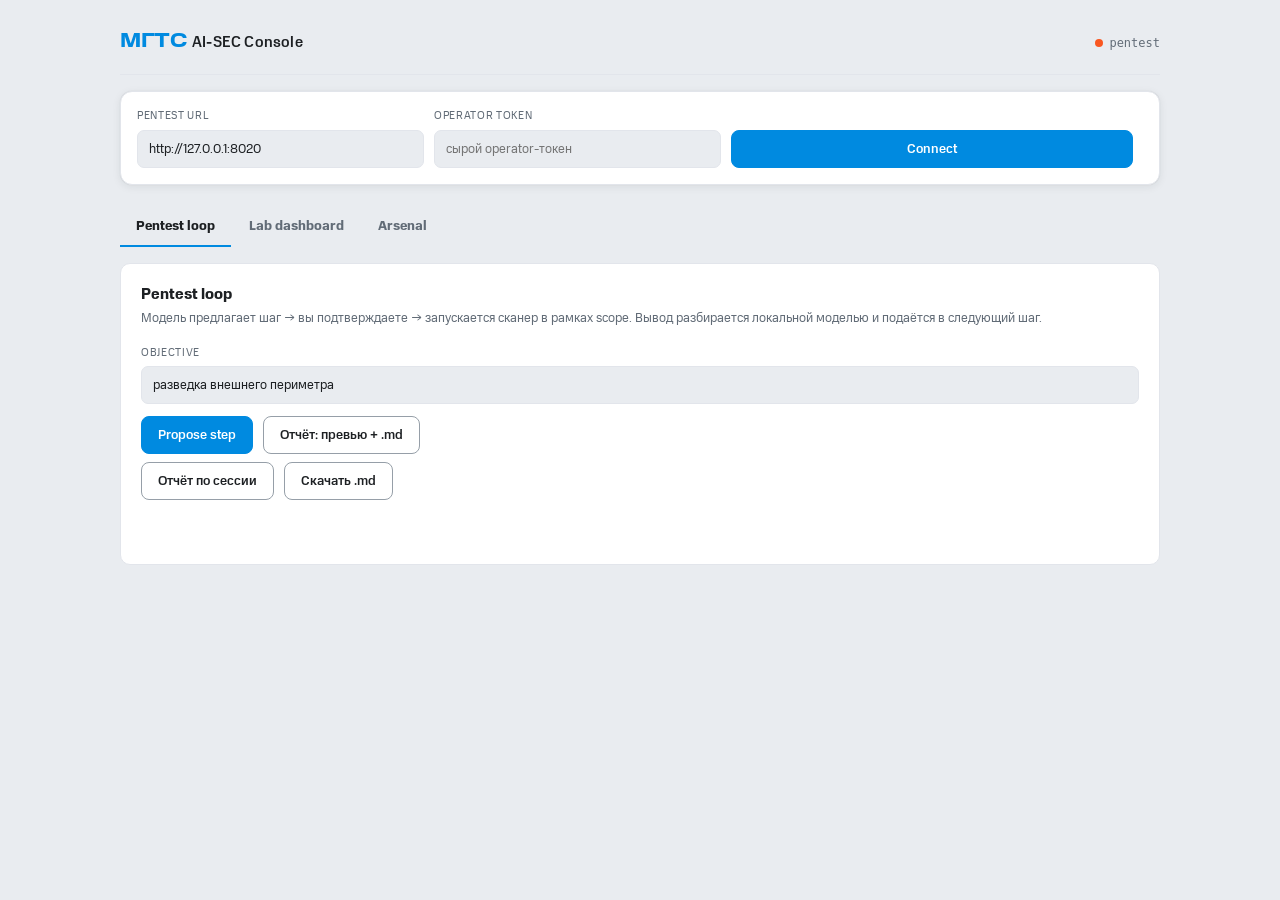
<file: webui/index.html>
<!doctype html>
<html lang="ru">
<head>
<meta charset="utf-8">
<meta name="viewport" content="width=device-width, initial-scale=1">
<title>МГТС · AI-SEC Console</title>
<link rel="stylesheet" href="mgts/styles.css">
<style>
  /* Токены МГТС встроены инлайн, чтобы интерфейс отображался корректно даже без
     загрузки внешнего mgts/styles.css. Внешний файл подключает шрифты MTS и
     остаётся источником истины при отдаче через сервер. Светлая тема, бренд #008ae0. */
  :root{
    --mgts-blue-500:#008ae0; --mgts-blue-600:#0072bd; --mgts-blue-700:#005c99; --mgts-blue-50:#e6f4fc;
    --granat-green:#26cd58; --granat-yellow:#fac031; --granat-orange:#f95721;
    --color-background-primary:#ffffff; --color-background-secondary:#f2f3f7;
    --color-background-lower:#e9ecf0; --color-background-inverted:#1d2023;
    --color-text-primary:#1d2023; --color-text-secondary:#626c77; --color-text-tertiary:#969fa8;
    --color-text-inverted:#fafafa;
    --color-brand:#008ae0; --color-brand-hover:#0072bd; --color-brand-active:#005c99;
    --color-brand-subtle:#e6f4fc;
    --color-line:#e2e5eb; --color-control-stroke:#969fa8; --color-control-stroke-hover:#626c77;
    --color-accent-brand-bg:#e6f4fc; --color-accent-positive-bg:#e3f9ea;
    --color-accent-warning-bg:#fff4d6; --color-accent-negative-bg:#ffe5dc;
    --font-wide:'MTS Wide','Segoe UI',system-ui,sans-serif;
    --font-compact:'MTS Compact','Segoe UI',system-ui,sans-serif;
    --radius-s:8px; --radius-m:12px; --shadow-low:0 2px 8px rgba(29,32,35,.08),0 0 1px rgba(29,32,35,.12);
    --duration-fast:120ms; --ease-standard:cubic-bezier(.4,0,.2,1);
  }
  /* Внутренние переменные консоли -> семантические токены МГТС. Severity — без MTS-красного. */
  :root{
    --ink:var(--color-background-lower); --panel:var(--color-background-primary);
    --panel-2:var(--color-background-secondary); --line:var(--color-line);
    --text:var(--color-text-primary); --muted:var(--color-text-secondary);
    --accent:var(--color-brand); --accent-dim:var(--color-brand);
    --focus:var(--color-brand-hover);
    --sev-info:var(--mgts-blue-500); --sev-low:var(--granat-green); --sev-medium:var(--granat-yellow);
    --sev-high:var(--granat-orange); --sev-critical:#c0371a;
    --ok:var(--granat-green); --bad:var(--granat-orange);
    --mono:ui-monospace,"SF Mono",Menlo,Consolas,monospace;
    --sans:var(--font-compact);
    --radius-card:var(--radius-m);
  }
  *{box-sizing:border-box}
  body{margin:0;background:var(--ink);color:var(--text);font-family:var(--sans);
       font-size:14px;line-height:1.5;-webkit-font-smoothing:antialiased}
  a{color:var(--accent)}
  .wrap{max-width:1080px;margin:0 auto;padding:0 20px 80px}

  header{display:flex;align-items:baseline;gap:14px;padding:26px 0 18px;
         border-bottom:1px solid var(--line)}
  header .mark{font-family:var(--font-wide);font-weight:700;letter-spacing:.01em;
               font-size:20px;color:var(--accent)}
  header .mark b{color:var(--text)}
  header .sub{color:var(--muted);font-size:12px;font-family:var(--mono)}
  header .spacer{flex:1}
  .env-dot{width:8px;height:8px;border-radius:50%;background:var(--muted);
           display:inline-block;margin-right:6px}
  .env-dot.up{background:var(--ok)} .env-dot.down{background:var(--bad)}

  /* settings bar */
  .settings{display:grid;grid-template-columns:1fr 1fr 1.4fr auto;gap:10px;
            padding:16px;margin-top:16px;background:var(--panel);
            border:1px solid var(--line);border-radius:var(--radius-card);box-shadow:var(--shadow-low)}
  .settings label{display:block;font-size:11px;color:var(--muted);
                  text-transform:uppercase;letter-spacing:.06em;margin-bottom:5px}
  input,select,textarea{width:100%;background:var(--ink);color:var(--text);
     border:1px solid var(--line);border-radius:7px;padding:9px 11px;
     font-family:var(--sans);font-size:13px}
  textarea{font-family:var(--mono);font-size:12.5px;resize:vertical;min-height:110px}
  input:focus,select:focus,textarea:focus{outline:none;border-color:var(--focus);
     box-shadow:0 0 0 3px var(--color-brand-subtle)}

  button{font-family:var(--sans);font-size:13px;font-weight:500;cursor:pointer;
     border:1px solid var(--color-brand);background:var(--color-brand);color:#fff;
     border-radius:var(--radius-s);padding:9px 16px;transition:background var(--duration-fast) var(--ease-standard)}
  button:hover{background:var(--color-brand-hover);border-color:var(--color-brand-hover)}
  button:disabled{opacity:.4;cursor:not-allowed}
  button.ghost{background:transparent;color:var(--text);border-color:var(--color-control-stroke)}
  button.ghost:hover{background:var(--color-background-secondary);border-color:var(--color-control-stroke-hover)}
  button.danger{background:transparent;color:var(--bad);border-color:var(--bad)}
  .btn-row{display:flex;gap:10px;flex-wrap:wrap;align-items:center}

  /* tabs */
  nav.tabs{display:flex;gap:2px;margin:22px 0 0}
  nav.tabs button{background:transparent;border:none;border-bottom:2px solid transparent;
     color:var(--muted);border-radius:0;padding:10px 16px;font-weight:600}
  nav.tabs button.active{color:var(--text);border-bottom-color:var(--accent)}

  .panel{background:var(--panel);border:1px solid var(--line);border-radius:10px;
         padding:20px;margin-top:16px}
  .panel h2{margin:0 0 4px;font-size:15px}
  .panel .hint{color:var(--muted);font-size:12.5px;margin:0 0 16px}
  .grid2{display:grid;grid-template-columns:1fr 1fr;gap:12px}
  .field{margin-bottom:12px}
  .field label{display:block;font-size:11px;color:var(--muted);
    text-transform:uppercase;letter-spacing:.06em;margin-bottom:5px}
  .row-check{display:flex;align-items:center;gap:8px;color:var(--muted);font-size:13px}
  .row-check input{width:auto}

  /* output */
  .out{margin-top:18px}
  .badge{display:inline-block;font-family:var(--mono);font-size:11px;font-weight:600;
     padding:3px 9px;border-radius:999px;letter-spacing:.03em}
  .sev-info{background:var(--color-accent-brand-bg);color:var(--sev-info);border:1px solid var(--sev-info)}
  .sev-low{background:var(--color-accent-positive-bg);color:var(--sev-low);border:1px solid var(--sev-low)}
  .sev-medium{background:var(--color-accent-warning-bg);color:var(--sev-medium);border:1px solid var(--sev-medium)}
  .sev-high{background:var(--color-accent-negative-bg);color:var(--sev-high);border:1px solid var(--sev-high)}
  .sev-critical{background:var(--color-accent-negative-bg);color:var(--sev-critical);border:1px solid var(--sev-critical)}
  .chip{display:inline-block;font-family:var(--mono);font-size:11px;color:var(--muted);
     border:1px solid var(--line);border-radius:5px;padding:2px 7px;margin:2px 4px 2px 0}
  .card{background:var(--panel-2);border:1px solid var(--line);border-radius:9px;
        padding:14px 16px;margin-top:12px}
  .card h3{margin:0 0 6px;font-size:13.5px;display:flex;align-items:center;gap:8px;justify-content:space-between}
  .card ul{margin:6px 0 0;padding-left:18px} .card li{margin:2px 0}
  .kv{color:var(--muted);font-size:12px} .kv b{color:var(--text);font-weight:600}
  pre{background:var(--color-background-inverted);border:1px solid var(--line);border-radius:var(--radius-s);
      padding:12px 14px;overflow:auto;font-family:var(--mono);font-size:12px;
      color:var(--color-text-inverted);max-height:340px;margin:8px 0 0}
  .scope-ok{color:var(--ok)} .scope-bad{color:var(--bad)}
  .status{font-family:var(--mono);font-size:12px;color:var(--muted);margin-top:10px;min-height:16px}
  .status.err{color:var(--bad)} .status.busy{color:var(--accent)}
  .divider{height:1px;background:var(--line);margin:18px 0}
  .step-meta{font-family:var(--mono);font-size:12px;color:var(--muted);margin:2px 0}
  /* lab dashboard */
  .tgt{display:flex;align-items:center;gap:12px;padding:11px 14px;margin-top:10px;
       background:var(--panel-2);border:1px solid var(--line);border-radius:9px}
  .tgt .dot{width:9px;height:9px;border-radius:50%;flex:none;background:var(--muted)}
  .tgt .dot.up{background:var(--ok)} .tgt .dot.down{background:var(--bad)}
  .tgt .meta{flex:1;min-width:0}
  .tgt .name{font-weight:600;font-size:13.5px}
  .tgt .desc{color:var(--muted);font-size:12px;margin-top:2px}
  .tgt .addr{font-family:var(--mono);font-size:11px;color:var(--muted)}
  .tgt a.open{font-size:12px;padding:6px 12px;border:1px solid var(--line);
     border-radius:6px;color:var(--text);text-decoration:none;white-space:nowrap}
  .tgt a.open:hover{border-color:var(--focus)}
  .kind{font-family:var(--mono);font-size:10px;text-transform:uppercase;
     letter-spacing:.05em;color:var(--accent);border:1px solid var(--accent-dim);
     border-radius:4px;padding:1px 6px;margin-left:6px}
  .aud{font-family:var(--mono);font-size:11.5px;border-bottom:1px solid var(--line);
       padding:6px 0;display:grid;grid-template-columns:130px 150px 1fr auto;gap:10px}
  .aud .r-done{color:var(--ok)} .aud .r-blocked,.aud .r-rejected{color:var(--bad)}
  .aud .r-running,.aud .r-awaiting_approval{color:var(--medium)}
  .aud-wrap{margin-top:8px;max-height:280px;overflow:auto}
  /* arsenal */
  .tool-card{background:var(--panel-2);border:1px solid var(--line);border-radius:9px;
     padding:12px 14px;margin-top:10px}
  .tool-card.hide{display:none}
  .tool-head{display:flex;align-items:center;gap:8px;flex-wrap:wrap}
  .tool-head .tn{font-family:var(--mono);font-weight:600;font-size:13px}
  .tool-desc{color:var(--muted);font-size:12px;margin:6px 0 8px}
  .tool-run{display:flex;gap:8px;flex-wrap:wrap;align-items:center}
  .tool-run input,.tool-run select{padding:7px 9px;font-size:12.5px}
  .tool-run input.tgt{flex:1;min-width:180px}
  .tool-run input.prt{width:120px}
  .badge.int-passive{background:var(--color-accent-brand-bg);color:var(--sev-info);border:1px solid var(--sev-info)}
  .badge.int-safe-active{background:var(--color-accent-positive-bg);color:var(--sev-low);border:1px solid var(--sev-low)}
  .badge.int-full{background:var(--color-accent-negative-bg);color:var(--sev-high);border:1px solid var(--sev-high)}
  nav.tabs button.af{border-bottom:none}
  .tgt-wrap{margin-top:10px}
  .tgt-wrap .tgt{margin-top:0}
  details.learn{background:var(--panel-2);border:1px solid var(--line);border-top:none;
     border-radius:0 0 9px 9px;padding:8px 14px 10px;margin-top:-1px}
  details.learn>summary{cursor:pointer;font-size:12px;color:var(--accent);padding:2px 0}
  details.learn ul{margin:6px 0;padding-left:18px;font-size:12.5px}
  details.sol{margin-top:6px} details.sol>summary{cursor:pointer;font-size:12px;color:var(--sev-medium)}
  details.sol .kv{margin-top:6px;padding:8px 10px;background:var(--ink);border:1px solid var(--line);border-radius:6px}
  @media(max-width:760px){.settings,.grid2{grid-template-columns:1fr}
     .aud{grid-template-columns:1fr}}
</style>
</head>
<body>
<div class="wrap">
  <header>
    <span class="mark">МГТС <b style="color:var(--color-text-primary);font-family:var(--font-compact);font-weight:500;font-size:15px">AI-SEC Console</b></span>
    <span class="spacer"></span>
    <span class="sub"><span id="pentDot" class="env-dot"></span>pentest</span>
  </header>

  <!-- connection settings -->
  <div class="settings">
    <div>
      <label>Pentest URL</label>
      <input id="pentUrl" value="http://127.0.0.1:8020">
    </div>
    <div>
      <label>Operator token</label>
      <input id="token" type="password" placeholder="сырой operator-токен">
    </div>
    <div style="display:flex;align-items:end">
      <button id="saveBtn" style="width:100%">Connect</button>
    </div>
  </div>

  <nav class="tabs">
    <button id="tabPent" class="active" onclick="showTab('pent')">Pentest loop</button>
    <button id="tabLab" onclick="showTab('lab')">Lab dashboard</button>
    <button id="tabArsenal" onclick="showTab('arsenal')">Arsenal</button>
  </nav>

  <!-- ===== PENTEST ===== -->
  <section id="pent" class="panel">
    <h2>Pentest loop</h2>
    <p class="hint">Модель предлагает шаг → вы подтверждаете → запускается сканер в рамках scope. Вывод разбирается локальной моделью и подаётся в следующий шаг.</p>
    <div class="field"><label>Objective</label>
      <input id="objective" value="разведка внешнего периметра">
    </div>
    <div class="btn-row">
      <button onclick="planStep()">Propose step</button>
      <button class="ghost" onclick="genReport()">Отчёт: превью + .md</button>
      <span class="step-meta" id="sessLbl"></span>
    </div>
    <div class="btn-row" style="margin-top:8px">
      <button class="ghost" onclick="fetchReport()">Отчёт по сессии</button>
      <button class="ghost" onclick="downloadReport()">Скачать .md</button>
    </div>
    <div id="pentStatus" class="status"></div>
    <div id="pentOut" class="out"></div>
  </section>

  <!-- ===== LAB DASHBOARD ===== -->
  <section id="lab" class="panel" style="display:none">
    <h2>Lab dashboard</h2>
    <p class="hint">Активный scope, тренировочные мишени и журнал действий. Обновляется автоматически.</p>
    <div class="btn-row">
      <button class="ghost" onclick="loadLab()">Обновить</button>
      <label class="row-check"><input type="checkbox" id="labAuto" checked onchange="toggleAuto()"> авто-обновление (5с)</label>
    </div>

    <div id="scopeBox" class="card" style="margin-top:14px"></div>

    <details id="scopeEditor" class="card" style="margin-top:10px">
      <summary style="cursor:pointer;color:var(--accent);font-weight:600">Изменить scope вручную (нужен admin-токен)</summary>
      <div class="field" style="margin-top:12px"><label>Потолок интенсивности</label>
        <select id="scMaxInt">
          <option value="passive">passive</option>
          <option value="safe-active">safe-active</option>
          <option value="full">full</option>
        </select>
      </div>
      <div class="field"><label>Разрешённые хосты (через запятую или с новой строки)</label>
        <textarea id="scHosts" rows="3" placeholder="juiceshop, dvwa, vulnllm …"></textarea></div>
      <div class="field"><label>Исключения (не трогать никогда)</label>
        <textarea id="scExcl" rows="2" placeholder="пусто или список хостов"></textarea></div>
      <div class="btn-row">
        <button onclick="saveScope()">Сохранить scope</button>
        <span class="kv">Изменения в памяти; перезапуск pentest вернёт scope к engagement.lab.yml.</span>
      </div>
    </details>

    <details id="llmEditor" class="card" style="margin-top:10px">
      <summary style="cursor:pointer;color:var(--accent);font-weight:600">Настройки ИИ: адрес Ollama и модель (нужен admin-токен)</summary>
      <div id="llmState" class="kv" style="margin:10px 0"></div>
      <div class="field"><label>Адрес Ollama (можно другой сервер)</label>
        <input id="llmOllamaUrl" placeholder="http://ollama:11434"></div>
      <div class="field"><label>Локальная модель</label>
        <input id="llmLocalModel" placeholder="qwen2.5:7b"></div>
      <div class="btn-row">
        <button onclick="saveLlm()">Сохранить настройки ИИ</button>
        <span class="kv">Изменения в памяти; перезапуск pentest вернёт к .env.</span>
      </div>
    </details>

    <h3 style="margin:18px 0 0;font-size:13.5px">Тренировочные мишени</h3>

    <details id="targetEditor" class="card" style="margin-top:10px">
      <summary style="cursor:pointer;color:var(--accent);font-weight:600">Изменить адрес мишени (распределённая установка, нужен admin-токен)</summary>
      <p class="kv" style="margin:10px 0">Если мишень поднята на другом хосте — укажите её адрес. Новый host по умолчанию добавляется в scope, иначе скан по нему не пройдёт.</p>
      <div class="field"><label>Мишень</label><select id="teName" onchange="fillTarget()"></select></div>
      <div class="grid2">
        <div class="field"><label>Host / IP (для сканера)</label><input id="teHost" placeholder="192.168.1.50 или juiceshop"></div>
        <div class="field"><label>Port (внутренний)</label><input id="tePort" type="number" placeholder="3000"></div>
      </div>
      <div class="field"><label>URL «Открыть» (для браузера)</label><input id="teUrl" placeholder="http://192.168.1.50:3000"></div>
      <div class="btn-row">
        <label class="row-check"><input type="checkbox" id="teScope" checked> добавить host в scope</label>
        <button onclick="saveTarget()">Сохранить адрес</button>
        <span class="kv">В памяти; перезапуск pentest вернёт к targets.lab.yml.</span>
      </div>
    </details>

    <div id="targetsBox"></div>

    <h3 style="margin:18px 0 0;font-size:13.5px">Журнал действий</h3>
    <div id="auditBox"></div>
    <div id="labStatus" class="status"></div>
  </section>

  <!-- ===== ARSENAL ===== -->
  <section id="arsenal" class="panel" style="display:none">
    <h2>Arsenal</h2>
    <p class="hint">Все инструменты allowlist. Запуск по выбранной цели напрямую — с тем же scope-чеком, потолком интенсивности и аудитом. Оператор выбирает сам (human-in-the-loop).</p>
    <div class="btn-row">
      <span class="step-meta">Фильтр:</span>
      <button class="ghost af active" data-f="all" onclick="filterArsenal('all',this)">все</button>
      <button class="ghost af" data-f="passive" onclick="filterArsenal('passive',this)">passive</button>
      <button class="ghost af" data-f="safe-active" onclick="filterArsenal('safe-active',this)">safe-active</button>
      <button class="ghost af" data-f="full" onclick="filterArsenal('full',this)">full</button>
    </div>
    <div id="arsList"></div>
    <div id="arsStatus" class="status"></div>
    <div id="arsOut" class="out"></div>
  </section>
</div>

<script>
"use strict";
const $ = id => document.getElementById(id);
const cfg = { pent:"", token:"" };

// сессия хранится только на время вкладки браузера
function loadCfg(){
  cfg.pent = sessionStorage.getItem("pentUrl") || $("pentUrl").value;
  cfg.token = sessionStorage.getItem("token") || "";
  $("pentUrl").value = cfg.pent; $("token").value = cfg.token;
}
$("saveBtn").onclick = () => {
  cfg.pent=$("pentUrl").value.trim(); cfg.token=$("token").value.trim();
  sessionStorage.setItem("pentUrl",cfg.pent);
  sessionStorage.setItem("token",cfg.token);
  pingHealth();
};

function showTab(t){
  for(const s of ["pent","lab","arsenal"]) $(s).style.display = (s===t)?"block":"none";
  $("tabPent").classList.toggle("active",t==="pent");
  $("tabLab").classList.toggle("active",t==="lab");
  $("tabArsenal").classList.toggle("active",t==="arsenal");
  if(t==="lab") loadLab();
  if(t==="arsenal") loadArsenal();
}

async function api(base, path, opts){
  const r = await fetch(base+path, {
    ...opts,
    headers:{ "content-type":"application/json", "x-api-key":cfg.token, ...(opts?.headers||{}) }
  });
  const text = await r.text();
  let data; try{ data = JSON.parse(text); }catch{ data = {raw:text}; }
  if(!r.ok){
    const msg = data.detail || data.raw || r.statusText;
    throw new Error(r.status===429 ? "Слишком часто — подождите минуту (429)"
                  : r.status===403 ? ("Отказано: "+msg)
                  : r.status===401 ? "Нужен корректный operator-токен (401)"
                  : (r.status+": "+msg));
  }
  return data;
}

async function pingHealth(){
  const base=cfg.pent||$("pentUrl").value;
  try{ const r = await fetch(base+"/healthz"); $("pentDot").className="env-dot "+(r.ok?"up":"down"); }
  catch{ $("pentDot").className="env-dot down"; }
}

function sevBadge(s){ s=(s||"info").toLowerCase(); return `<span class="badge sev-${s}">${s}</span>`; }
function list(items){ return (items&&items.length)? "<ul>"+items.map(i=>`<li>${esc(i)}</li>`).join("")+"</ul>" : `<span class="kv">—</span>`; }
function esc(s){ return String(s).replace(/[&<>]/g,c=>({"&":"&amp;","<":"&lt;",">":"&gt;"}[c])); }

/* ---------- PENTEST ---------- */
let sessionId=null, lastOutput=null, currentStepId=null;

async function planStep(){
  const st=$("pentStatus"); st.className="status busy"; st.textContent="Модель предлагает следующий шаг…";
  try{
    const d = await api(cfg.pent||$("pentUrl").value, "/v1/plan", {method:"POST", body:JSON.stringify({
      session_id:sessionId, objective:$("objective").value, last_output:lastOutput
    })});
    sessionId=d.session_id; currentStepId=d.step_id;
    $("sessLbl").textContent="session "+sessionId.slice(0,8);
    renderProposal(d);
    st.className="status"; st.textContent=d.scope_ok?"Шаг предложен — подтвердите запуск.":"Шаг вне scope — запуск заблокирован.";
  }catch(e){ st.className="status err"; st.textContent=e.message; }
}

function renderProposal(d){
  const p=d.proposed||{};
  const scopeHtml = d.scope_ok
    ? `<span class="scope-ok">✓ в scope</span>`
    : `<span class="scope-bad">✗ вне scope</span> <span class="kv">${esc((d.problems||[]).join("; "))}</span>`;
  let actions = d.scope_ok
    ? `<div class="btn-row" style="margin-top:12px">
         <button onclick="approve(true)">Approve &amp; run</button>
         <button class="danger" onclick="approve(false)">Reject</button>
       </div>`
    : `<div class="status err" style="margin-top:10px">Подтверждение недоступно: цель не входит в согласованный scope.</div>`;
  $("pentOut").innerHTML = `<div class="card">
      <h3><span>Предложенный шаг</span> <span class="chip">${esc(p.tool||"?")}</span></h3>
      <div class="step-meta">target: <b>${esc(p.target||"—")}</b> · ${scopeHtml}</div>
      <div class="kv" style="margin-top:6px"><b>Зачем:</b> ${esc(p.rationale||"—")}</div>
      <div class="kv"><b>Ожидаем:</b> ${esc(p.expected||"—")}</div>
      ${actions}
    </div>`;
}

async function approve(ok){
  const st=$("pentStatus");
  if(!currentStepId){ st.className="status err"; st.textContent="Нет активного шага."; return; }
  st.className="status busy"; st.textContent= ok?"Запускаю инструмент…":"Отклоняю шаг…";
  try{
    const d = await api(cfg.pent||$("pentUrl").value, "/v1/approve", {method:"POST", body:JSON.stringify({
      step_id:currentStepId, approved:ok
    })});
    if(d.status==="rejected_by_human"){ st.className="status"; st.textContent="Шаг отклонён."; return; }
    renderResult(d);
    st.className="status"; st.textContent="Выполнено. Нажмите Propose step для следующего шага.";
  }catch(e){ st.className="status err"; st.textContent=e.message; }
}

function renderResult(d){
  const tr=d.tool_result||{}, an=d.analysis||{};
  lastOutput = (tr.stdout||"") + "\n" + (tr.stderr||"");   // подаётся в следующий /plan
  const findings=(an.findings||[]).map(f=>`<div class="card">
      <h3><span>${esc(f.title||"finding")}</span> ${sevBadge(f.severity)}</h3>
      <div class="kv"><b>Evidence:</b> ${esc(f.evidence||"—")}</div>
      <div class="kv"><b>Рекомендация:</b> ${esc(f.recommendation||"—")}</div>
    </div>`).join("") || `<div class="kv">Модель не выделила находок.</div>`;
  $("pentOut").insertAdjacentHTML("beforeend", `<div class="divider"></div>
    <div class="kv">rc: <b>${tr.returncode}</b></div>
    <pre>${esc(tr.stdout||"(пусто)")}${tr.stderr?("\n--- stderr ---\n"+esc(tr.stderr)):""}</pre>
    <h3 style="margin:16px 0 0;font-size:13.5px">Разбор</h3>
    ${findings}
    ${an.next_suggestion?`<div class="card"><h3>Что дальше</h3><div class="kv">${esc(an.next_suggestion)}</div></div>`:""}`);
  currentStepId=null;
}

/* ---------- SESSION REPORT ---------- */
async function fetchReport(){
  const st=$("pentStatus");
  if(!sessionId){ st.className="status err"; st.textContent="Сначала выполните хотя бы один шаг."; return; }
  st.className="status busy"; st.textContent="Собираю отчёт…";
  try{
    const r = await api(cfg.pent||$("pentUrl").value, "/v1/report/"+sessionId, {method:"GET"});
    const sev = r.summary_by_severity||{};
    const chips = ["critical","high","medium","low","info"]
      .filter(s=>sev[s]).map(s=>`<span class="badge sev-${s}">${s}: ${sev[s]}</span>`).join(" ");
    const items = (r.findings||[]).map((f,i)=>`<div class="card">
        <h3><span>${i+1}. ${esc(f.title)}</span> ${sevBadge(f.severity)}</h3>
        <div class="kv">${esc(f.target)} · ${esc(f.tool)}${f.mitre?` · ${esc(f.mitre)}`:""}</div>
        <div class="kv" style="margin-top:4px"><b>Evidence:</b> ${esc(f.evidence||"—")}</div>
        <div class="kv"><b>Рекомендация:</b> ${esc(f.recommendation||"—")}</div>
      </div>`).join("") || `<div class="kv">Находок пока нет.</div>`;
    $("pentOut").innerHTML = `<div class="divider"></div>
      <div class="card"><h3><span>Отчёт: ${esc(r.engagement)}</span></h3>
        <div class="kv">шагов: ${r.steps_run} · мишени: ${esc((r.targets||[]).join(", ")||"—")}</div>
        <div style="margin-top:8px">${chips||'<span class="kv">без находок</span>'}</div>
      </div>${items}`;
    st.className="status"; st.textContent="Отчёт собран.";
  }catch(e){ st.className="status err"; st.textContent=e.message; }
}

async function downloadReport(){
  const st=$("pentStatus");
  if(!sessionId){ st.className="status err"; st.textContent="Нет активной сессии."; return; }
  try{
    const r = await api(cfg.pent||$("pentUrl").value, "/v1/report/"+sessionId+"/markdown", {method:"GET"});
    const blob = new Blob([r.markdown], {type:"text/markdown"});
    const a = document.createElement("a");
    a.href = URL.createObjectURL(blob);
    a.download = "report_"+sessionId.slice(0,8)+".md";
    a.click(); URL.revokeObjectURL(a.href);
    st.className="status"; st.textContent="Отчёт скачан.";
  }catch(e){ st.className="status err"; st.textContent=e.message; }
}

/* ---------- SESSION REPORT ---------- */
async function genReport(){
  const st=$("pentStatus");
  if(!sessionId){ st.className="status err"; st.textContent="Сначала запустите хотя бы один шаг."; return; }
  st.className="status busy"; st.textContent="Собираю отчёт по сессии…";
  try{
    const d = await api(cfg.pent||$("pentUrl").value, "/v1/report/"+sessionId+"/markdown", {method:"GET"});
    const md = d.markdown||"";
    // показать превью
    $("pentOut").insertAdjacentHTML("beforeend",
      `<div class="divider"></div><h3 style="font-size:13.5px">Отчёт по сессии</h3><pre>${esc(md)}</pre>`);
    // скачать как .md
    const blob = new Blob([md], {type:"text/markdown"});
    const url = URL.createObjectURL(blob);
    const a = document.createElement("a");
    a.href=url; a.download="report_"+sessionId.slice(0,8)+".md"; a.click();
    URL.revokeObjectURL(url);
    st.className="status"; st.textContent="Отчёт сформирован и скачан.";
  }catch(e){ st.className="status err"; st.textContent=e.message; }
}

/* ---------- LAB DASHBOARD ---------- */
let labTimer=null;

function toggleAuto(){
  if($("labAuto").checked){ labTimer=setInterval(loadLab, 5000); }
  else if(labTimer){ clearInterval(labTimer); labTimer=null; }
}

async function loadLab(){
  const base = cfg.pent||$("pentUrl").value;
  const st=$("labStatus");
  try{
    const [scope, tg, audit] = await Promise.all([
      api(base,"/v1/scope",{method:"GET"}),
      api(base,"/v1/lab/targets",{method:"GET"}),
      api(base,"/v1/audit?limit=40",{method:"GET"}),
    ]);
    renderScope(scope); renderTargets(tg.targets||[]); renderAudit(audit.records||[]);
    loadLlm();
    st.className="status"; st.textContent="Обновлено "+new Date().toLocaleTimeString();
  }catch(e){ st.className="status err"; st.textContent=e.message; }
}

function renderScope(s){
  const hosts=(s.allowed_hosts||[]).map(h=>`<span class="chip">${esc(h)}</span>`).join("")||"—";
  const excl=(s.excluded||[]).map(h=>`<span class="chip">${esc(h)}</span>`).join("")||"—";
  $("scopeBox").innerHTML=`<h3><span>Scope: ${esc(s.engagement_id)}</span>
      <span class="badge sev-medium">intensity: ${esc(s.max_intensity)}</span></h3>
    <div class="kv" style="margin-top:6px"><b>Разрешено:</b> ${hosts}</div>
    <div class="kv" style="margin-top:4px"><b>Исключено:</b> ${excl}</div>`;
  // Заполняем редактор текущими значениями, но НЕ затираем, пока оператор правит
  // (панель авто-обновляется каждые 5с — иначе поля сбрасывались бы на лету).
  const ed=$("scopeEditor");
  if(ed && !ed.open){
    $("scMaxInt").value=s.max_intensity||"safe-active";
    $("scHosts").value=(s.allowed_hosts||[]).join(", ");
    $("scExcl").value=(s.excluded||[]).join(", ");
  }
}

async function saveScope(){
  const st=$("labStatus"); st.className="status busy"; st.textContent="Сохраняю scope…";
  const parse = v => v.split(/[\s,]+/).map(x=>x.trim()).filter(Boolean);
  try{
    const body={ max_intensity:$("scMaxInt").value,
                 allowed_hosts:parse($("scHosts").value),
                 excluded:parse($("scExcl").value) };
    const r=await api(cfg.pent||$("pentUrl").value, "/v1/scope", {method:"PUT", body:JSON.stringify(body)});
    st.className="status"; st.textContent="Scope обновлён (в памяти). "+(r.note||"");
    $("scopeEditor").open=false;
    loadLab();
  }catch(e){ st.className="status err"; st.textContent=e.message; }
}

/* ---------- LLM / модель ---------- */
async function loadLlm(){
  try{
    const d=await api(cfg.pent||$("pentUrl").value, "/v1/llm/config", {method:"GET"});
    $("llmState").innerHTML=`Ollama: <b>${esc(d.ollama_url||"—")}</b> · модель: <b>${esc(d.local_model||"—")}</b>`;
    const ed=$("llmEditor");
    if(ed && !ed.open){
      $("llmOllamaUrl").value=d.ollama_url||"";
      $("llmLocalModel").value=d.local_model||"";
    }
  }catch(e){ $("llmState").textContent="Настройки ИИ недоступны: "+e.message; }
}

async function saveLlm(){
  const st=$("labStatus"); st.className="status busy"; st.textContent="Сохраняю настройки ИИ…";
  try{
    const body={ ollama_url:$("llmOllamaUrl").value.trim(),
                 local_model:$("llmLocalModel").value.trim() };
    const r=await api(cfg.pent||$("pentUrl").value, "/v1/llm/config", {method:"PUT", body:JSON.stringify(body)});
    st.className="status"; st.textContent="Настройки ИИ обновлены (в памяти). "+(r.note||"");
    $("llmEditor").open=false; loadLlm();
  }catch(e){ st.className="status err"; st.textContent=e.message; }
}

let LAB_TARGETS=[];
function fillTarget(){
  const t=LAB_TARGETS.find(x=>x.name===$("teName").value);
  if(!t) return;
  $("teHost").value=t.host||""; $("tePort").value=t.port||""; $("teUrl").value=t.url||"";
}
async function saveTarget(){
  const st=$("labStatus"); st.className="status busy"; st.textContent="Сохраняю адрес мишени…";
  const name=$("teName").value;
  const body={ host:$("teHost").value.trim(), url:$("teUrl").value.trim(),
               add_to_scope:$("teScope").checked };
  const port=parseInt($("tePort").value); if(!isNaN(port)) body.port=port;
  try{
    const r=await api(cfg.pent||$("pentUrl").value, "/v1/lab/targets/"+encodeURIComponent(name), {method:"PUT", body:JSON.stringify(body)});
    st.className="status"; st.textContent="Адрес мишени обновлён. "+(r.note||"");
    $("targetEditor").open=false; loadLab();
  }catch(e){ st.className="status err"; st.textContent=e.message; }
}

function renderTargets(list){
  LAB_TARGETS=list;
  // наполняем выпадашку редактора адреса (не трогаем, пока редактор открыт)
  const ed=$("targetEditor"), sel=$("teName");
  if(sel && (!ed || !ed.open)){
    const prev=sel.value;
    sel.innerHTML=list.map(t=>`<option value="${esc(t.name)}">${esc(t.name)} (${esc(t.host)}:${t.port})</option>`).join("");
    if([...sel.options].some(o=>o.value===prev)) sel.value=prev;
    fillTarget();
  }
  if(!list.length){ $("targetsBox").innerHTML=`<div class="kv" style="margin-top:8px">Мишени не заданы.</div>`; return; }
  $("targetsBox").innerHTML=list.map((t,i)=>{
    const scopeMark = t.in_scope ? "" : `<span class="badge sev-high" title="вне scope">вне scope</span>`;
    const open = t.url ? `<a class="open" href="${esc(t.url)}" target="_blank" rel="noopener">Открыть ↗</a>` : "";
    const obj = (t.objectives||[]).map(o=>`<li>${esc(o)}</li>`).join("");
    const learn = (obj || t.hint) ? `<details class="learn">
        <summary>Учебные цели${t.hint?" · подсказка":""}</summary>
        ${obj?`<ul>${obj}</ul>`:""}
        ${t.hint?`<details class="sol"><summary>Показать решение-подсказку</summary><div class="kv">${esc(t.hint)}</div></details>`:""}
      </details>` : "";
    return `<div class="tgt-wrap"><div class="tgt">
      <span class="dot ${t.up?'up':'down'}" title="${t.up?'доступна':'недоступна'}"></span>
      <div class="meta">
        <div class="name">${esc(t.name)}<span class="kind">${esc(t.kind||'')}</span> ${scopeMark}</div>
        <div class="desc">${esc(t.description||'')}</div>
        <div class="addr">${esc(t.host)}:${t.port} · ${t.up?'up':'down'}</div>
      </div>${open}
    </div>${learn}</div>`;
  }).join("");
}

function renderAudit(recs){
  if(!recs.length){ $("auditBox").innerHTML=`<div class="kv" style="margin-top:8px">Пока пусто — запустите шаг в Pentest loop.</div>`; return; }
  const rows=recs.map(r=>{
    const t=(r.iso||"").replace("T"," ").replace("Z","");
    const res=esc(r.result||"");
    return `<div class="aud">
      <span class="kv">${esc(t)}</span>
      <span>${esc(r.event_type||"")}</span>
      <span class="kv">${esc(r.resource||"")}</span>
      <span class="r-${res}">${res}</span>
    </div>`;
  }).join("");
  $("auditBox").innerHTML=`<div class="aud-wrap">${rows}</div>`;
}

/* ---------- ARSENAL ---------- */
// какие параметры нужны каким инструментам
const TOOL_PARAMS = {
  nmap_service:{ports:"1-1000"}, nmap_vuln:{ports:"1-1000"}, enum_services:{ports:"1-1000"},
  content_discovery:{wordlist:["common","big"]},
  llm_probe:{probe:["system_leak","secret_leak","role_confuse","tool_misuse","dan_jailbreak","payload_split","encoding_bypass","refusal_suppress"]},
};
let arsenalTools = {};

async function loadArsenal(){
  const st=$("arsStatus"); st.className="status busy"; st.textContent="Загружаю инструменты…";
  try{
    arsenalTools = await api(cfg.pent||$("pentUrl").value, "/v1/tools", {method:"GET"});
    renderArsenal(); st.className="status"; st.textContent=Object.keys(arsenalTools).length+" инструментов";
  }catch(e){ st.className="status err"; st.textContent=e.message; }
}

function renderArsenal(){
  const order={passive:0,"safe-active":1,full:2};
  const names=Object.keys(arsenalTools).sort((a,b)=>
    (order[arsenalTools[a].intensity]-order[arsenalTools[b].intensity])||a.localeCompare(b));
  $("arsList").innerHTML = names.map(n=>{
    const t=arsenalTools[n], p=TOOL_PARAMS[n]||{};
    let params="";
    if(p.ports!==undefined) params+=`<input class="prt" id="p_${n}" placeholder="порты" value="${p.ports}">`;
    if(p.wordlist) params+=`<select id="w_${n}">${p.wordlist.map(w=>`<option>${w}</option>`).join("")}</select>`;
    if(p.probe) params+=`<select id="pr_${n}">${p.probe.map(w=>`<option>${w}</option>`).join("")}</select>`;
    return `<div class="tool-card" data-int="${t.intensity}">
      <div class="tool-head"><span class="tn">${esc(n)}</span>
        <span class="badge int-${t.intensity}">${t.intensity}</span></div>
      <div class="tool-desc">${esc(t.description)}</div>
      <div class="tool-run">
        <input class="tgt" id="t_${n}" placeholder="цель (напр. juiceshop или http://vulnllm:8000)">
        ${params}
        <button onclick="runTool('${n}')">Run</button>
      </div></div>`;
  }).join("");
  applyArsenalFilter();
}

let arsFilter="all";
function filterArsenal(f,btn){
  arsFilter=f;
  document.querySelectorAll(".af").forEach(b=>b.classList.remove("active"));
  btn.classList.add("active"); applyArsenalFilter();
}
function applyArsenalFilter(){
  document.querySelectorAll(".tool-card").forEach(c=>{
    c.classList.toggle("hide", arsFilter!=="all" && c.dataset.int!==arsFilter);
  });
}

async function runTool(name){
  const st=$("arsStatus");
  const target=($("t_"+name)?.value||"").trim();
  if(!target){ st.className="status err"; st.textContent="Укажите цель для "+name; return; }
  const body={tool:name, target:target, session_id:sessionId};
  if($("p_"+name)) body.ports=$("p_"+name).value.trim();
  if($("w_"+name)) body.wordlist=$("w_"+name).value;
  if($("pr_"+name)) body.probe=$("pr_"+name).value;
  st.className="status busy"; st.textContent=`Запускаю ${name} по ${target}…`;
  $("arsOut").innerHTML="";
  try{
    const d=await api(cfg.pent||$("pentUrl").value, "/v1/run", {method:"POST", body:JSON.stringify(body)});
    sessionId=d.session_id; $("sessLbl").textContent="session "+sessionId.slice(0,8);
    const tr=d.tool_result||{}, an=d.analysis||{};
    const findings=(an.findings||[]).map(f=>`<div class="card">
        <h3><span>${esc(f.title||"finding")}</span> ${sevBadge(f.severity)}</h3>
        <div class="kv"><b>Evidence:</b> ${esc(f.evidence||"—")}</div>
        <div class="kv"><b>Рекомендация:</b> ${esc(f.recommendation||"—")}</div>
      </div>`).join("") || `<div class="kv">Модель не выделила находок.</div>`;
    $("arsOut").innerHTML=`<div class="kv">rc: <b>${tr.returncode}</b></div>
      <pre>${esc(tr.stdout||"(пусто)")}${tr.stderr?("\n--- stderr ---\n"+esc(tr.stderr)):""}</pre>
      <h3 style="margin:14px 0 0;font-size:13.5px">Разбор</h3>${findings}`;
    st.className="status"; st.textContent="Готово. Результат записан в сессию — доступен в отчёте.";
  }catch(e){ st.className="status err"; st.textContent=e.message; }
}

loadCfg(); pingHealth();
</script>
</body>
</html>
</file>
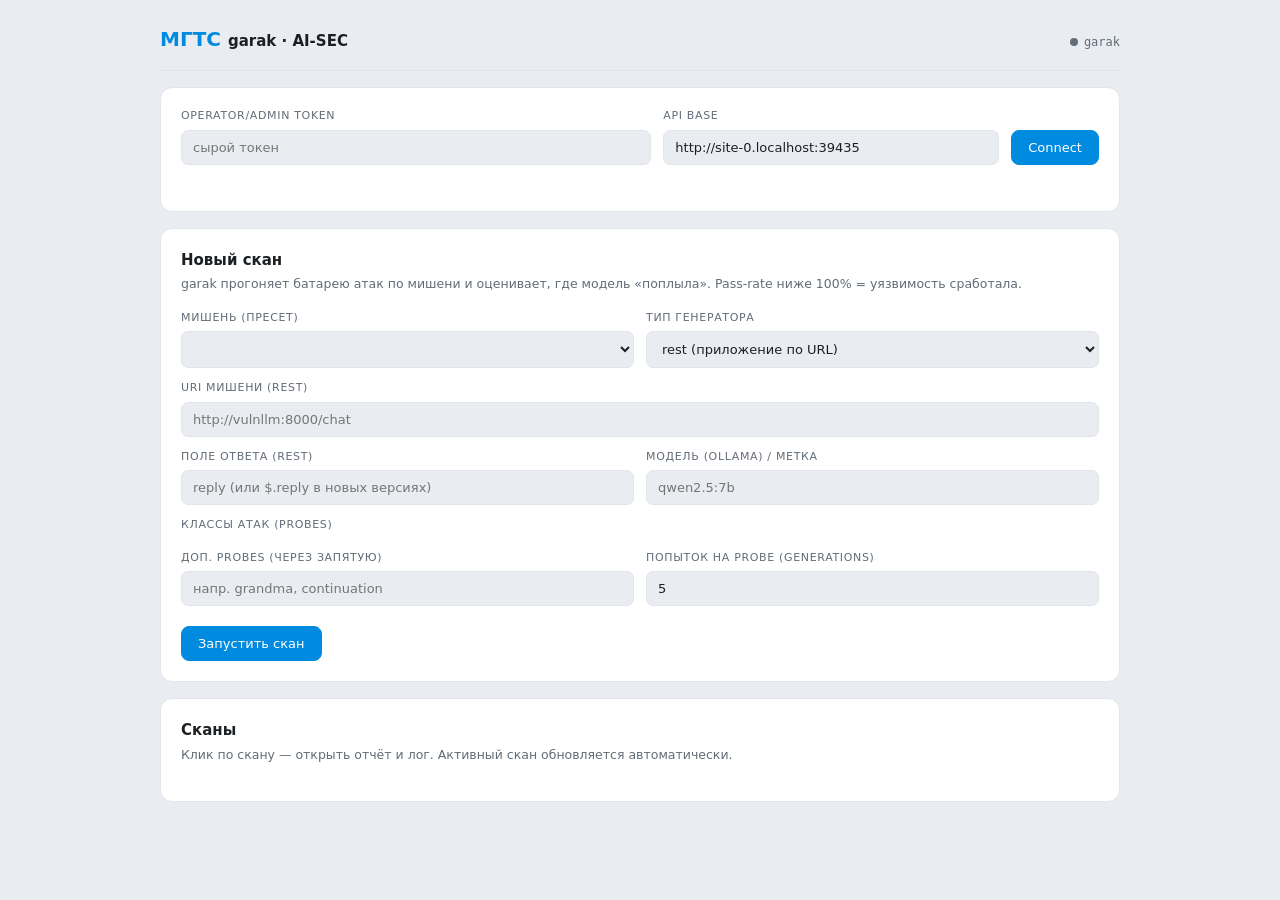
<file: garak/app/index.html>
<!doctype html>
<html lang="ru">
<head>
<meta charset="utf-8">
<meta name="viewport" content="width=device-width, initial-scale=1">
<title>МГТС · garak · AI-SEC</title>
<style>
  :root{
    --brand:#008ae0; --brand-hover:#0072bd; --brand-sub:#e6f4fc;
    --bg:#e9ecf0; --panel:#fff; --panel2:#f2f3f7; --line:#e2e5eb;
    --text:#1d2023; --muted:#626c77; --inv:#1d2023; --inv-text:#fafafa;
    --ok:#26cd58; --warn:#fac031; --bad:#f95721; --crit:#c0371a;
    --mono:ui-monospace,"SF Mono",Menlo,Consolas,monospace;
    --sans:'Segoe UI',system-ui,sans-serif; --r:12px; --rs:8px;
  }
  *{box-sizing:border-box}
  body{margin:0;background:var(--bg);color:var(--text);font-family:var(--sans);font-size:14px;line-height:1.5}
  .wrap{max-width:1000px;margin:0 auto;padding:0 20px 80px}
  header{display:flex;align-items:baseline;gap:12px;padding:24px 0 16px;border-bottom:1px solid var(--line)}
  header .mark{font-weight:700;font-size:20px;color:var(--brand)}
  header .mark b{color:var(--text);font-weight:600;font-size:15px}
  header .sub{color:var(--muted);font-size:12px;font-family:var(--mono)}
  .spacer{flex:1}
  .dot{width:8px;height:8px;border-radius:50%;background:var(--muted);display:inline-block;margin-right:6px}
  .dot.up{background:var(--ok)} .dot.down{background:var(--bad)}
  .panel{background:var(--panel);border:1px solid var(--line);border-radius:var(--r);padding:20px;margin-top:16px}
  h2{margin:0 0 4px;font-size:15px} .hint{color:var(--muted);font-size:12.5px;margin:0 0 16px}
  label{display:block;font-size:11px;color:var(--muted);text-transform:uppercase;letter-spacing:.06em;margin-bottom:5px}
  input,select{width:100%;background:var(--bg);color:var(--text);border:1px solid var(--line);border-radius:7px;padding:9px 11px;font-family:var(--sans);font-size:13px}
  input:focus,select:focus{outline:none;border-color:var(--brand-hover);box-shadow:0 0 0 3px var(--brand-sub)}
  .grid{display:grid;grid-template-columns:1fr 1fr;gap:12px}
  .grid3{display:grid;grid-template-columns:1.4fr 1fr auto;gap:12px}
  .field{margin-bottom:12px}
  button{font-family:var(--sans);font-size:13px;font-weight:500;cursor:pointer;border:1px solid var(--brand);background:var(--brand);color:#fff;border-radius:var(--rs);padding:9px 16px}
  button:hover{background:var(--brand-hover);border-color:var(--brand-hover)}
  button.ghost{background:transparent;color:var(--text);border-color:#969fa8}
  button:disabled{opacity:.4;cursor:not-allowed}
  .btn-row{display:flex;gap:10px;flex-wrap:wrap;align-items:center;margin-top:8px}
  .probes{display:grid;grid-template-columns:1fr 1fr;gap:6px 14px;margin:8px 0}
  .probe{display:flex;gap:8px;align-items:flex-start;font-size:12.5px}
  .probe input{width:auto;margin-top:3px} .probe .n{font-weight:600} .probe .d{color:var(--muted);font-size:11.5px}
  .chip{display:inline-block;font-family:var(--mono);font-size:10px;color:var(--brand);border:1px solid var(--brand);border-radius:4px;padding:1px 5px;margin-left:6px}
  .status{font-family:var(--mono);font-size:12px;color:var(--muted);margin-top:10px;min-height:16px}
  .status.err{color:var(--bad)} .status.busy{color:var(--brand)}
  pre{background:var(--inv);color:var(--inv-text);border-radius:var(--rs);padding:12px 14px;overflow:auto;font-family:var(--mono);font-size:12px;max-height:320px;margin:8px 0 0}
  table{width:100%;border-collapse:collapse;margin-top:10px;font-size:12.5px}
  th,td{text-align:left;padding:7px 8px;border-bottom:1px solid var(--line)}
  th{color:var(--muted);font-weight:600;font-size:11px;text-transform:uppercase;letter-spacing:.05em}
  .bar{height:8px;border-radius:4px;background:var(--panel2);overflow:hidden;min-width:80px}
  .bar>span{display:block;height:100%}
  .scan{display:flex;align-items:center;gap:10px;padding:9px 12px;margin-top:8px;background:var(--panel2);border:1px solid var(--line);border-radius:9px;cursor:pointer}
  .scan:hover{border-color:var(--brand-hover)}
  .scan .sid{font-family:var(--mono);font-size:12px} .scan .st{margin-left:auto;font-family:var(--mono);font-size:11px}
  .st.running{color:var(--brand)} .st.done{color:var(--ok)} .st.failed{color:var(--bad)} .st.queued{color:var(--warn)}
  code{font-family:var(--mono);background:var(--panel2);padding:1px 5px;border-radius:4px}
  @media(max-width:720px){.grid,.grid3,.probes{grid-template-columns:1fr}}
</style>
</head>
<body>
<div class="wrap">
  <header>
    <span class="mark">МГТС <b>garak · AI-SEC</b></span>
    <span class="spacer"></span>
    <span class="sub"><span id="hDot" class="dot"></span>garak</span>
  </header>

  <div class="panel">
    <div class="grid3">
      <div><label>Operator/admin token</label><input id="token" type="password" placeholder="сырой токен"></div>
      <div><label>API base</label><input id="apiBase" placeholder="(этот хост)"></div>
      <div style="display:flex;align-items:end"><button id="connBtn" style="width:100%">Connect</button></div>
    </div>
    <div id="metaStatus" class="status"></div>
  </div>

  <!-- ===== Настройка скана ===== -->
  <div class="panel">
    <h2>Новый скан</h2>
    <p class="hint">garak прогоняет батарею атак по мишени и оценивает, где модель «поплыла». Pass-rate ниже 100% = уязвимость сработала.</p>
    <div class="grid">
      <div class="field"><label>Мишень (пресет)</label><select id="preset"></select></div>
      <div class="field"><label>Тип генератора</label>
        <select id="ttype"><option value="rest">rest (приложение по URL)</option><option value="ollama">ollama (модель напрямую)</option></select>
      </div>
    </div>
    <div class="field" id="uriField"><label>URI мишени (rest)</label><input id="uri" placeholder="http://vulnllm:8000/chat"></div>
    <div class="grid">
      <div class="field" id="fieldRf"><label>Поле ответа (rest)</label><input id="rfield" placeholder="reply (или $.reply в новых версиях)"></div>
      <div class="field" id="fieldModel"><label>Модель (ollama) / метка</label><input id="model" placeholder="qwen2.5:7b"></div>
    </div>
    <label>Классы атак (probes)</label>
    <div id="probes" class="probes"></div>
    <div class="grid">
      <div class="field"><label>Доп. probes (через запятую)</label><input id="extraProbes" placeholder="напр. grandma, continuation"></div>
      <div class="field"><label>Попыток на probe (generations)</label><input id="gens" type="number" value="5" min="1" max="50"></div>
    </div>
    <div class="btn-row">
      <button id="runBtn" onclick="startScan()">Запустить скан</button>
      <span id="runStatus" class="status"></span>
    </div>
  </div>

  <!-- ===== Результаты ===== -->
  <div class="panel">
    <h2>Сканы</h2>
    <p class="hint">Клик по скану — открыть отчёт и лог. Активный скан обновляется автоматически.</p>
    <div id="scanList"></div>
    <div id="scanDetail"></div>
  </div>
</div>

<script>
"use strict";
const $=id=>document.getElementById(id);
const esc=s=>String(s==null?"":s).replace(/[&<>]/g,c=>({"&":"&amp;","<":"&lt;",">":"&gt;"}[c]));
let TOKEN="", API="", META=null, curScan=null, pollTimer=null;

function base(){ return (API||$("apiBase").value||location.origin).replace(/\/$/,""); }

async function api(path, opts){
  const r=await fetch(base()+path, {...opts, headers:{"content-type":"application/json","x-api-key":TOKEN,...(opts?.headers||{})}});
  const t=await r.text(); let d; try{d=JSON.parse(t)}catch{d={raw:t}}
  if(!r.ok){ throw new Error(r.status===401?"Нужен токен (401)":r.status===403?("Отказано: "+(d.detail||"")):r.status===429?"Слишком часто (429)":(r.status+": "+(d.detail||d.raw||r.statusText))); }
  return d;
}

$("connBtn").onclick=connect;
async function connect(){
  TOKEN=$("token").value.trim(); API=$("apiBase").value.trim();
  const st=$("metaStatus"); st.className="status busy"; st.textContent="Подключаюсь…";
  try{
    const h=await fetch(base()+"/healthz").then(r=>r.json());
    $("hDot").className="dot "+(h.status==="ok"?"up":"down");
    META=await api("/v1/meta",{method:"GET"});
    buildPresets(); buildProbes();
    st.className="status"; st.textContent=(META.garak_installed?"garak готов":"⚠ garak не установлен в образе")+" · хосты: "+META.allowed_hosts.join(", ");
    loadScans();
  }catch(e){ $("hDot").className="dot down"; st.className="status err"; st.textContent=e.message; }
}

function buildPresets(){
  const sel=$("preset"); sel.innerHTML="";
  for(const [k,p] of Object.entries(META.presets)){
    const o=document.createElement("option"); o.value=k; o.textContent=p.label; sel.appendChild(o);
  }
  const oc=document.createElement("option"); oc.value="custom"; oc.textContent="Custom (вручную)"; sel.appendChild(oc);
  sel.onchange=applyPreset; applyPreset();
}
function applyPreset(){
  const k=$("preset").value;
  if(k==="custom"){ toggleType(); return; }
  const p=META.presets[k];
  $("ttype").value=p.target_type; $("uri").value=p.uri||""; $("rfield").value=p.response_field||"";
  if(p.target_type==="ollama" && !$("model").value) $("model").value="qwen2.5:7b";
  toggleType();
}
$("ttype").onchange=toggleType;
function toggleType(){
  const rest=$("ttype").value==="rest";
  $("uriField").style.display=rest?"":"none";
  $("fieldRf").style.display=rest?"":"none";
}

function buildProbes(){
  $("probes").innerHTML=META.probes.map(p=>`
    <label class="probe"><input type="checkbox" value="${esc(p.id)}" ${["promptinject","dan","encoding"].includes(p.id)?"checked":""}>
      <span><span class="n">${esc(p.name)}</span><span class="chip">${esc(p.owasp)}</span><br><span class="d">${esc(p.desc)} · <code>${esc(p.id)}</code></span></span>
    </label>`).join("");
}

async function startScan(){
  const st=$("runStatus"); st.className="status busy"; st.textContent="Запускаю…";
  const checked=[...document.querySelectorAll("#probes input:checked")].map(c=>c.value);
  const extra=$("extraProbes").value.split(",").map(x=>x.trim()).filter(Boolean);
  const body={ target_type:$("ttype").value, uri:$("uri").value.trim(),
    model:$("model").value.trim(), response_field:$("rfield").value.trim()||"reply",
    probes:[...checked,...extra], generations:parseInt($("gens").value)||5 };
  try{
    const d=await api("/v1/scan",{method:"POST",body:JSON.stringify(body)});
    st.className="status"; st.textContent="Скан "+d.scan_id+" запущен.";
    curScan=d.scan_id; loadScans(); openScan(d.scan_id); startPoll();
  }catch(e){ st.className="status err"; st.textContent=e.message; }
}

async function loadScans(){
  try{
    const d=await api("/v1/scans",{method:"GET"});
    $("scanList").innerHTML=(d.scans||[]).map(s=>`
      <div class="scan" onclick="openScan('${s.id}')">
        <span class="sid">${esc(s.id)}</span>
        <span style="color:var(--muted);font-size:12px">${esc(s.target)}</span>
        <span class="st ${esc(s.status)}">${esc(s.status)}</span>
      </div>`).join("") || `<div class="hint">Пока нет сканов.</div>`;
  }catch(e){ /* silent */ }
}

async function openScan(sid){
  curScan=sid;
  try{
    const s=await api("/v1/scan/"+sid,{method:"GET"});
    const log=await api("/v1/scan/"+sid+"/log?tail=200",{method:"GET"});
    let table="";
    if((s.summary||[]).length){
      table=`<table><thead><tr><th>probe</th><th>detector</th><th>pass-rate</th><th></th></tr></thead><tbody>`+
        s.summary.map(r=>{
          const rate=r.pass_rate==null?"—":r.pass_rate+"%";
          const col=r.pass_rate==null?"var(--muted)":r.pass_rate>=90?"var(--ok)":r.pass_rate>=60?"var(--warn)":"var(--bad)";
          const w=r.pass_rate==null?0:r.pass_rate;
          return `<tr><td><code>${esc(r.probe)}</code></td><td>${esc(r.detector)}</td>
            <td>${rate} <span style="color:var(--muted)">(${r.passed}/${r.total})</span></td>
            <td><div class="bar"><span style="width:${w}%;background:${col}"></span></div></td></tr>`;
        }).join("")+`</tbody></table>`;
    } else if(s.status==="done"){
      table=`<div class="hint">Структурированный отчёт пуст — см. лог ниже (возможно, иная версия garak; отчёт .report.jsonl во volume garak_data).</div>`;
    }
    $("scanDetail").innerHTML=`<div style="margin-top:14px;border-top:1px solid var(--line);padding-top:12px">
      <b>Скан ${esc(sid)}</b> · <span class="st ${esc(s.status)}">${esc(s.status)}</span>
      ${s.returncode!=null?` · rc=${s.returncode}`:""} · <span style="color:var(--muted)">${esc(s.target)}</span>
      ${s.error?`<div class="status err">${esc(s.error)}</div>`:""}
      ${table}
      <label style="margin-top:12px">Лог garak (хвост)</label>
      <pre>${esc(log.log||"(пусто)")}</pre></div>`;
  }catch(e){ $("scanDetail").innerHTML=`<div class="status err">${esc(e.message)}</div>`; }
}

function startPoll(){
  if(pollTimer) clearInterval(pollTimer);
  pollTimer=setInterval(async()=>{
    await loadScans();
    if(curScan){
      const s=await api("/v1/scan/"+curScan,{method:"GET"}).catch(()=>null);
      if(s){ openScan(curScan); if(s.status==="done"||s.status==="failed"){ clearInterval(pollTimer); pollTimer=null; } }
    }
  },4000);
}

// автозаполнение apiBase текущим origin
$("apiBase").value=location.origin;
</script>
</body>
</html>
</file>
<file: webui/mgts/styles.css>
/* MGTS Design System — global CSS entry point.
   Consumers link THIS one file. Keep it @import lines only. */

@import "./tokens/fonts.css";
@import "./tokens/colors.css";
@import "./tokens/typography.css";
@import "./tokens/spacing.css";
</file>
